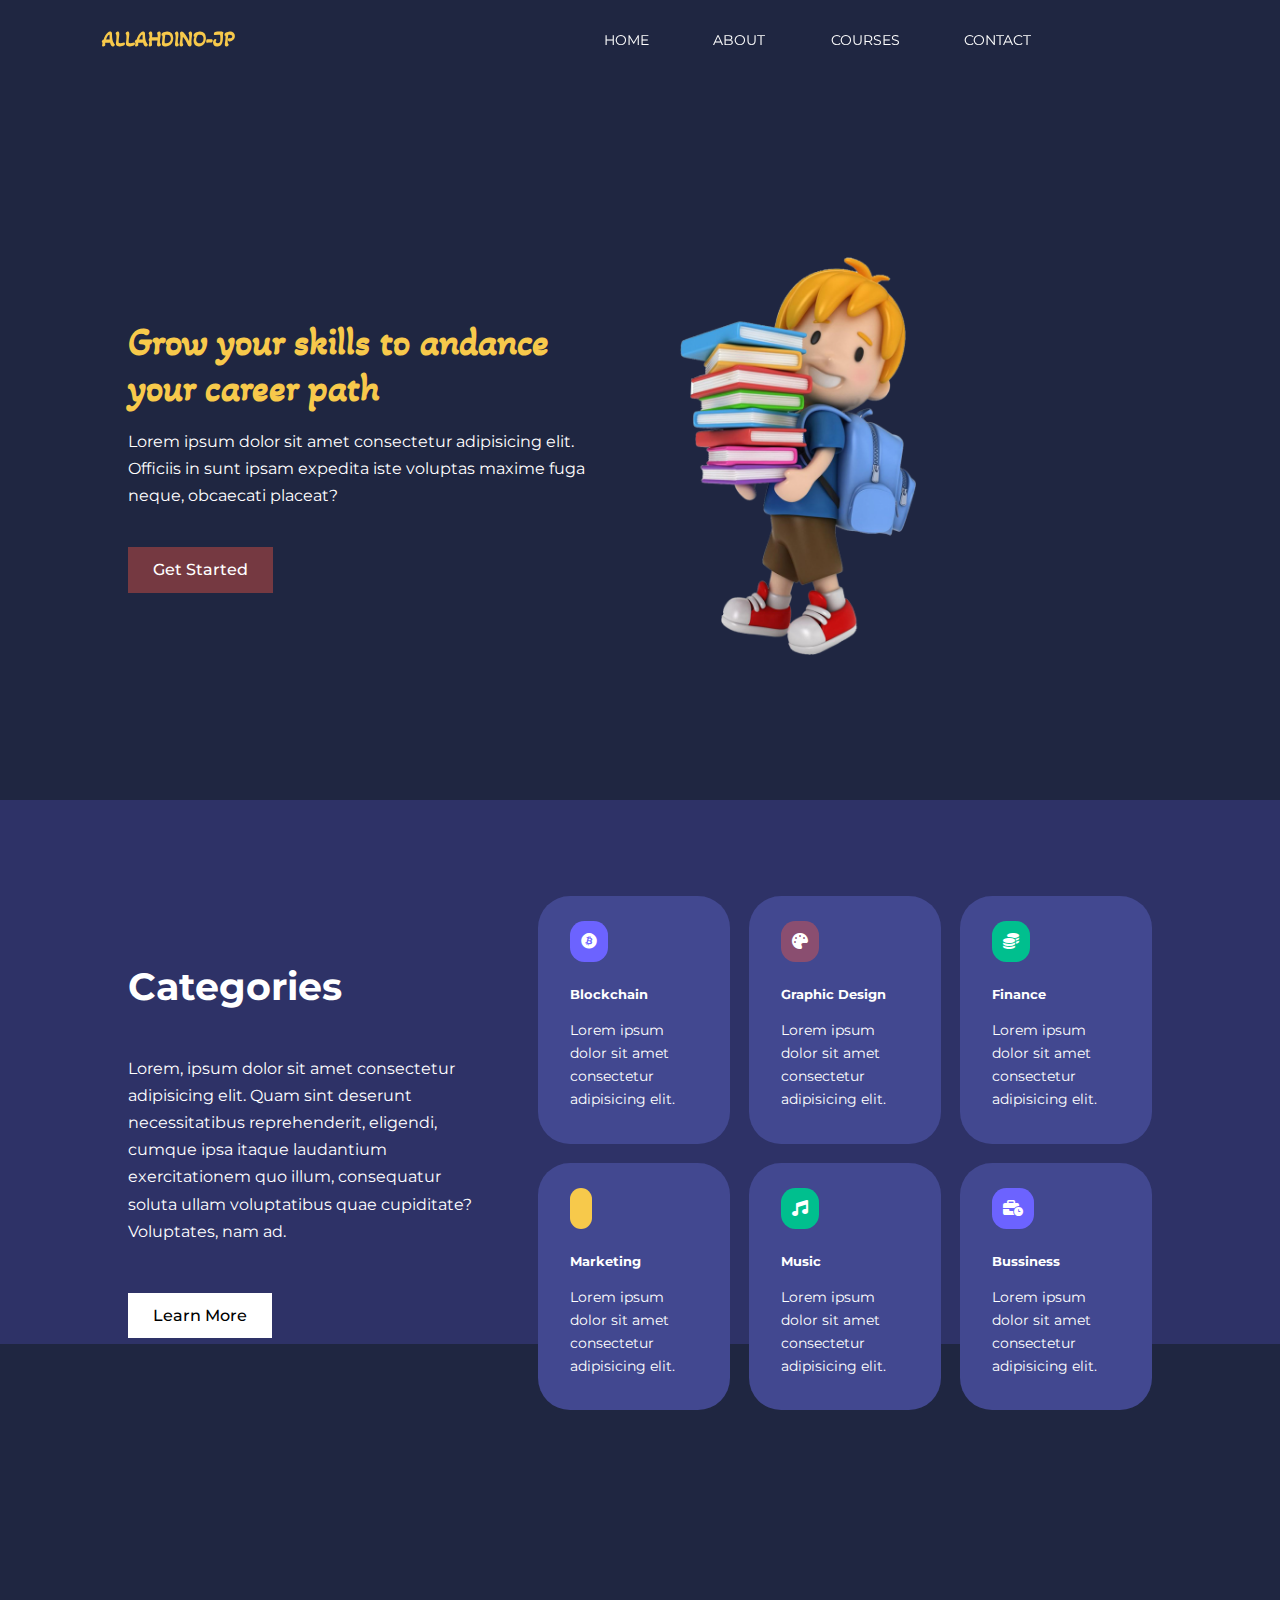
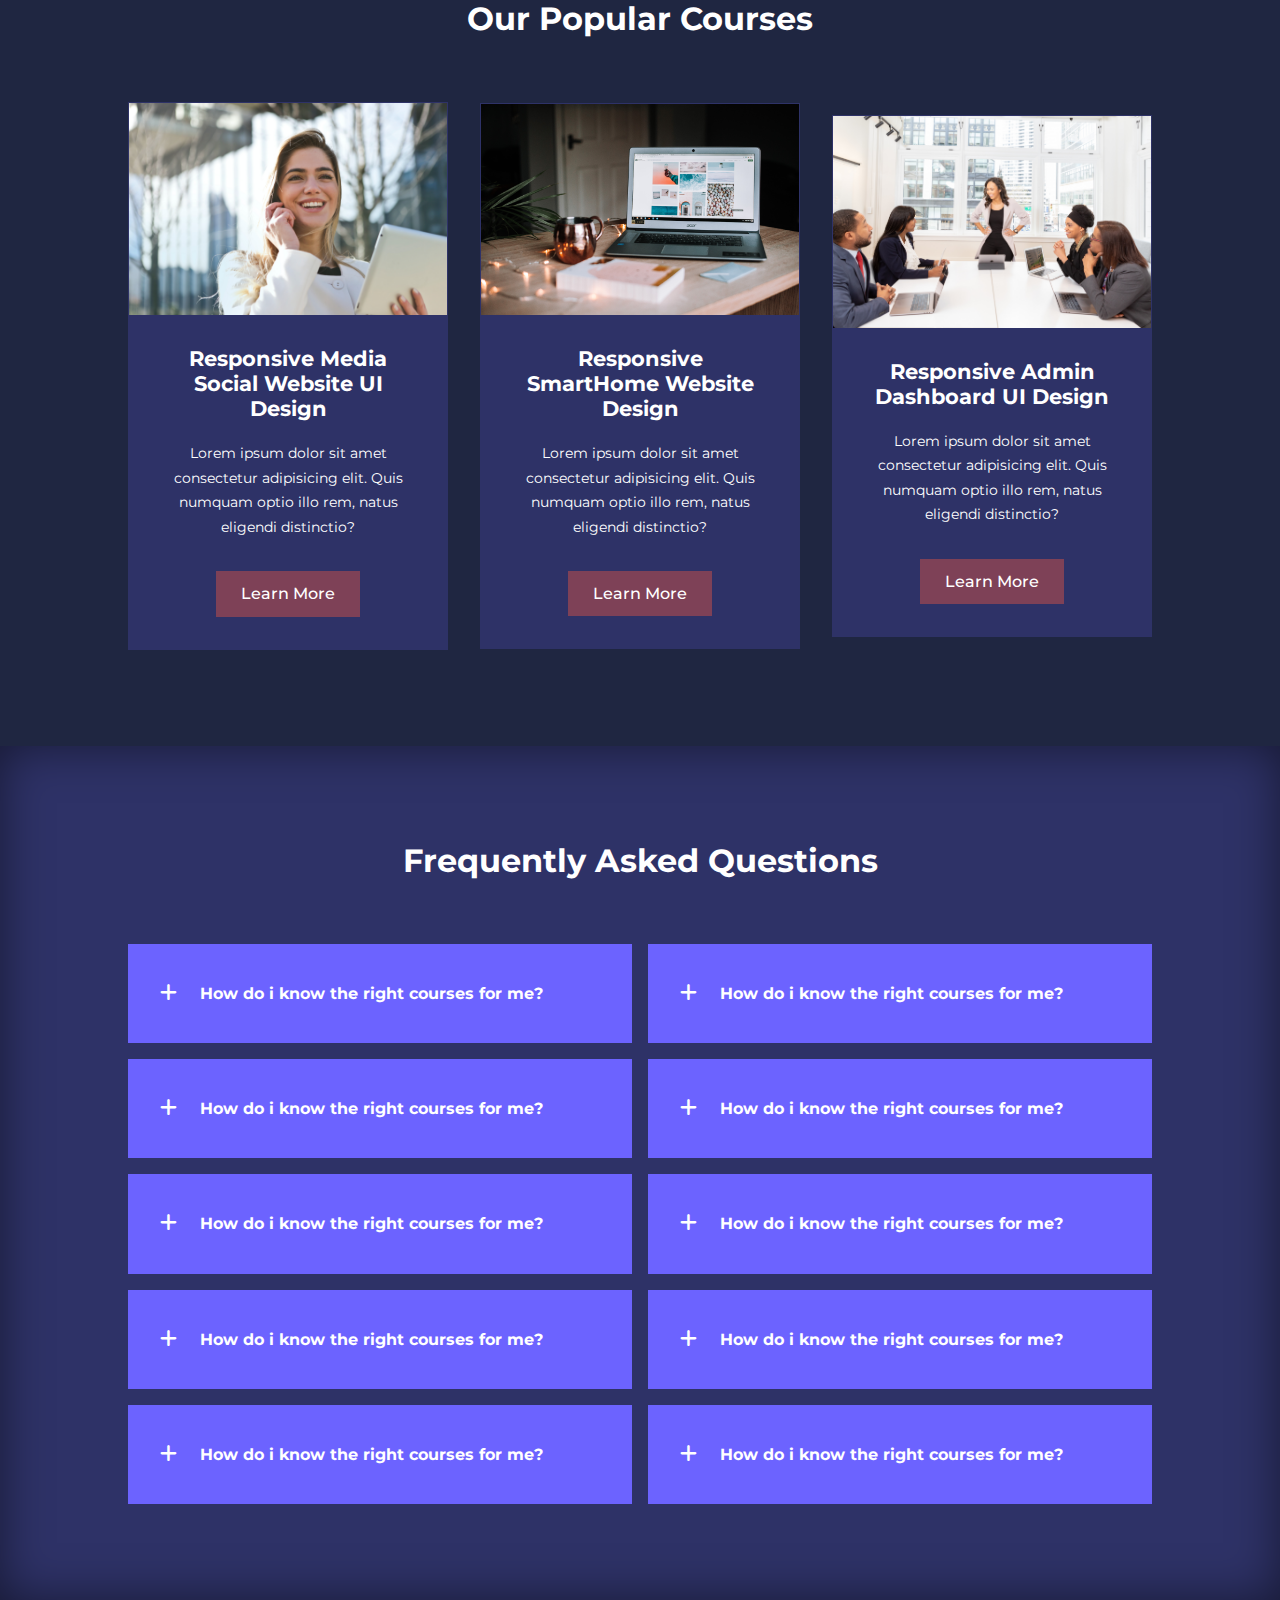
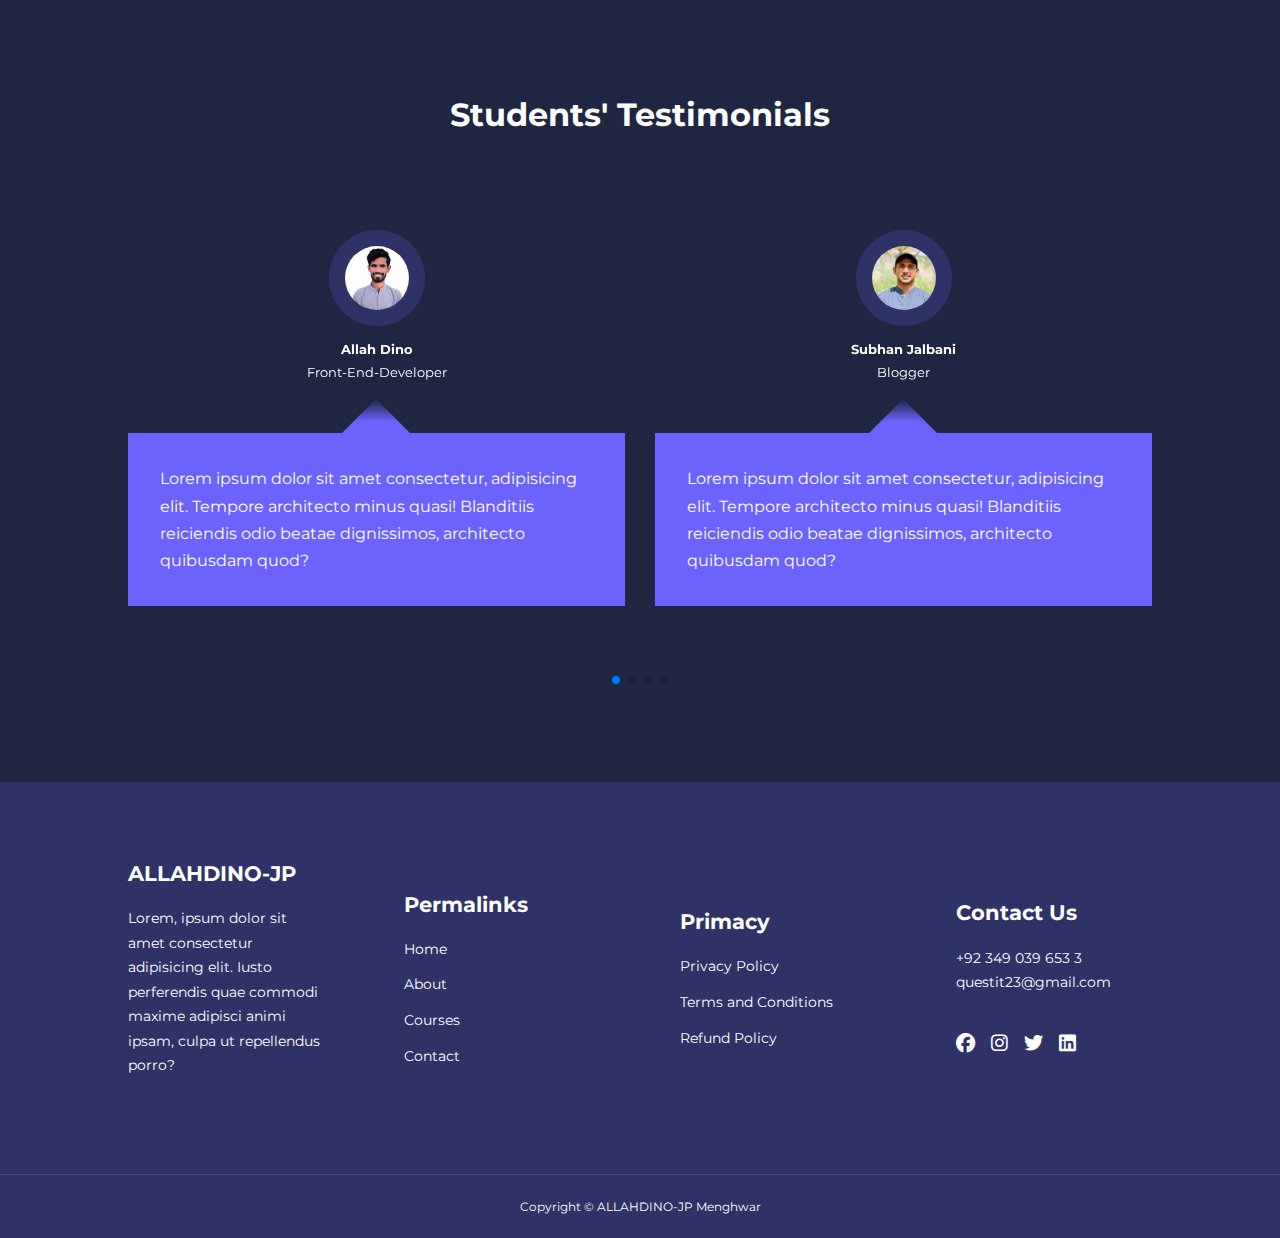
<file: index.html>
<!DOCTYPE html>
<html lang="en">
  <head>
    <meta charset="UTF-8" />
    <meta http-equiv="X-UA-Compatible" content="IE=edge" />
    <meta name="viewport" content="width=device-width, initial-scale=1.0" />
    <title>School website</title>
    <link rel="stylesheet" href="./Css/style.css" />
    <link
      href="https://fonts.googleapis.com/css2?family=Montserrat&display=swap"
      rel="stylesheet"
    />

    <link
      href="https://fonts.googleapis.com/css2?family=Akaya+Kanadaka&display=swap"
      rel="stylesheet"
    />
    <link
      rel="stylesheet"
      href="https://cdnjs.cloudflare.com/ajax/libs/font-awesome/6.2.1/css/all.min.css"
    />
    <!-- =====SWIPPER===== -->
    <link
      rel="stylesheet"
      href="https://cdn.jsdelivr.net/npm/swiper@8/swiper-bundle.min.css"
    />
  </head>
  <body>
    <nav class="container nav_container">
      <a href="index.html"><h4>ALLAHDINO-JP</h4></a>
      <ul class="nav_menu">
        <li><a href="index.html">HOME</a></li>
        <li><a href="about.html">ABOUT</a></li>
        <li><a href="courses.html">COURSES</a></li>
        <li><a href="contact.html">CONTACT</a></li>
      </ul>
      <button id="open-menu-btn"><i class="fa-solid fa-bars"></i></button>
      <button id="close-menu-btn"><i class="fa-solid fa-xmark"></i></button>
    </nav>

    <!-- =============== HEADER SECTION ====================== -->
    <header>
      <div class="container header_container">
        <div class="header_left">
          <h1>Grow your skills to andance your career path</h1>
          <p>
            Lorem ipsum dolor sit amet consectetur adipisicing elit. Officiis in
            sunt ipsam expedita iste voluptas maxime fuga neque, obcaecati
            placeat?
          </p>
          <a href="courses.html" class="btn btn-primary">Get Started</a>
        </div>
        <div class="header_right">
          <div class="header_right_img">
            <img src="imges/home.png" alt="" />
          </div>
        </div>
      </div>
    </header>
    <!-- =========END OF HAEDER ========= -->

    <section class="categories">
      <div class="container categories_container">
        <div class="categories_left">
          <h1>Categories</h1>
          <p>
            Lorem, ipsum dolor sit amet consectetur adipisicing elit. Quam sint
            deserunt necessitatibus reprehenderit, eligendi, cumque ipsa itaque
            laudantium exercitationem quo illum, consequatur soluta ullam
            voluptatibus quae cupiditate? Voluptates, nam ad.
          </p>
          <a href="#" class="btn">Learn More</a>
        </div>
        <div class="categories_right">
          <article class="category">
            <span class="category_icons"
              ><i class="fa-brands fa-bitcoin"></i
            ></span>
            <h5>Blockchain</h5>
            <p>Lorem ipsum dolor sit amet consectetur adipisicing elit.</p>
          </article>

          <article class="category">
            <span class="category_icons"
              ><i class="fa-solid fa-palette"></i
            ></span>
            <h5>Graphic Design</h5>
            <p>Lorem ipsum dolor sit amet consectetur adipisicing elit.</p>
          </article>

          <article class="category">
            <span class="category_icons"
              ><i class="fa-solid fa-coins"></i
            ></span>
            <h5>Finance</h5>
            <p>Lorem ipsum dolor sit amet consectetur adipisicing elit.</p>
          </article>

          <article class="category">
            <span class="category_icons"
            <i class="fa-solid fa-chart-simple"></i></span>
            <h5>Marketing</h5>
            <p>Lorem ipsum dolor sit amet consectetur adipisicing elit.</p>
          </article>

          <article class="category">
            <span class="category_icons"
              ><i class="fa-solid fa-music"></i
            ></span>
            <h5>Music</h5>
            <p>Lorem ipsum dolor sit amet consectetur adipisicing elit.</p>
          </article>

          <article class="category">
            <span class="category_icons"
              ><i class="fa-solid fa-business-time"></i
            ></span>
            <h5>Bussiness</h5>
            <p>Lorem ipsum dolor sit amet consectetur adipisicing elit.</p>
          </article>
        </div>
      </div>
    </section>

    <!-- ======================= END OF GATEGORIES ============================ -->

    <section class="courses">
      <h2>Our Popular Courses</h2>
      <div class="container courses_container">
        <article class="course">
          <div class="course_img">
            <img src="imges/cate2.jpg" />
          </div>
          <div class="course_info">
            <h4>Responsive Media Social Website UI Design</h4>
            <p>
              Lorem ipsum dolor sit amet consectetur adipisicing elit. Quis
              numquam optio illo rem, natus eligendi distinctio?
            </p>
            <a href="courses.html" class="btn btn-primary">Learn More</a>
          </div>
        </article>

        <article class="course">
          <div class="course_img">
            <img src="imges/gate1.jpg" />
          </div>
          <div class="course_info">
            <h4>Responsive SmartHome Website Design</h4>
            <p>
              Lorem ipsum dolor sit amet consectetur adipisicing elit. Quis
              numquam optio illo rem, natus eligendi distinctio?
            </p>
            <a href="courses.html" class="btn btn-primary">Learn More</a>
          </div>
        </article>

        <article class="course">
          <div class="course_img">
            <img src="imges/cate3.jpg" />
          </div>
          <div class="course_info">
            <h4>Responsive Admin Dashboard UI Design</h4>
            <p>
              Lorem ipsum dolor sit amet consectetur adipisicing elit. Quis
              numquam optio illo rem, natus eligendi distinctio?
            </p>
            <a href="courses.html" class="btn btn-primary">Learn More</a>
          </div>
        </article>
      </div>
    </section>

    <!-- ======================= END OF COURSES ============================ -->

    <section class="faqs">
      <h2>Frequently Asked Questions</h2>
      <div class="container faqs_container">
        <article class="faq">
          <div class="faq_icon"><i class="fa-solid fa-plus"></i></div>
          <div class="question_answer">
            <h4>How do i know the right courses for me?</h4>
            <p>
              Lorem ipsum dolor sit amet consectetur adipisicing elit. Nisi at,
              voluptatem id quo ex veniam maiores praesentium nostrum? Incidunt
              earum quo nesciunt tempore nemo tenetur facere cumque dolores
              labore quaerat!
            </p>
          </div>
        </article>

        <article class="faq">
          <div class="faq_icon"><i class="fa-solid fa-plus"></i></div>
          <div class="question_answer">
            <h4>How do i know the right courses for me?</h4>
            <p>
              Lorem ipsum dolor sit amet consectetur adipisicing elit. Nisi at,
              voluptatem id quo ex veniam maiores praesentium nostrum? Incidunt
              earum quo nesciunt tempore nemo tenetur facere cumque dolores
              labore quaerat!
            </p>
          </div>
        </article>

        <article class="faq">
          <div class="faq_icon"><i class="fa-solid fa-plus"></i></div>
          <div class="question_answer">
            <h4>How do i know the right courses for me?</h4>
            <p>
              Lorem ipsum dolor sit amet consectetur adipisicing elit. Nisi at,
              voluptatem id quo ex veniam maiores praesentium nostrum? Incidunt
              earum quo nesciunt tempore nemo tenetur facere cumque dolores
              labore quaerat!
            </p>
          </div>
        </article>

        <article class="faq">
          <div class="faq_icon"><i class="fa-solid fa-plus"></i></div>
          <div class="question_answer">
            <h4>How do i know the right courses for me?</h4>
            <p>
              Lorem ipsum dolor sit amet consectetur adipisicing elit. Nisi at,
              voluptatem id quo ex veniam maiores praesentium nostrum? Incidunt
              earum quo nesciunt tempore nemo tenetur facere cumque dolores
              labore quaerat!
            </p>
          </div>
        </article>

        <article class="faq">
          <div class="faq_icon"><i class="fa-solid fa-plus"></i></div>
          <div class="question_answer">
            <h4>How do i know the right courses for me?</h4>
            <p>
              Lorem ipsum dolor sit amet consectetur adipisicing elit. Nisi at,
              voluptatem id quo ex veniam maiores praesentium nostrum? Incidunt
              earum quo nesciunt tempore nemo tenetur facere cumque dolores
              labore quaerat!
            </p>
          </div>
        </article>

        <article class="faq">
          <div class="faq_icon"><i class="fa-solid fa-plus"></i></div>
          <div class="question_answer">
            <h4>How do i know the right courses for me?</h4>
            <p>
              Lorem ipsum dolor sit amet consectetur adipisicing elit. Nisi at,
              voluptatem id quo ex veniam maiores praesentium nostrum? Incidunt
              earum quo nesciunt tempore nemo tenetur facere cumque dolores
              labore quaerat!
            </p>
          </div>
        </article>

        <article class="faq">
          <div class="faq_icon"><i class="fa-solid fa-plus"></i></div>
          <div class="question_answer">
            <h4>How do i know the right courses for me?</h4>
            <p>
              Lorem ipsum dolor sit amet consectetur adipisicing elit. Nisi at,
              voluptatem id quo ex veniam maiores praesentium nostrum? Incidunt
              earum quo nesciunt tempore nemo tenetur facere cumque dolores
              labore quaerat!
            </p>
          </div>
        </article>

        <article class="faq">
          <div class="faq_icon"><i class="fa-solid fa-plus"></i></div>
          <div class="question_answer">
            <h4>How do i know the right courses for me?</h4>
            <p>
              Lorem ipsum dolor sit amet consectetur adipisicing elit. Nisi at,
              voluptatem id quo ex veniam maiores praesentium nostrum? Incidunt
              earum quo nesciunt tempore nemo tenetur facere cumque dolores
              labore quaerat!
            </p>
          </div>
        </article>

        <article class="faq">
          <div class="faq_icon"><i class="fa-solid fa-plus"></i></div>
          <div class="question_answer">
            <h4>How do i know the right courses for me?</h4>
            <p>
              Lorem ipsum dolor sit amet consectetur adipisicing elit. Nisi at,
              voluptatem id quo ex veniam maiores praesentium nostrum? Incidunt
              earum quo nesciunt tempore nemo tenetur facere cumque dolores
              labore quaerat!
            </p>
          </div>
        </article>

        <article class="faq">
          <div class="faq_icon"><i class="fa-solid fa-plus"></i></div>
          <div class="question_answer">
            <h4>How do i know the right courses for me?</h4>
            <p>
              Lorem ipsum dolor sit amet consectetur adipisicing elit. Nisi at,
              voluptatem id quo ex veniam maiores praesentium nostrum? Incidunt
              earum quo nesciunt tempore nemo tenetur facere cumque dolores
              labore quaerat!
            </p>
          </div>
        </article>
      </div>
    </section>
    <!-- ======================= END OF QUESTION&ANSWER ============================ -->
    <section class="container testimonials_container mySwiper">
      <h2>Students' Testimonials</h2>
      <div class="swiper-wrapper">
        <article class="testimonial swiper-slide">
          <div class="avatar">
            <img src="imges/bg-1.png" alt="" />
          </div>
          <div class="testimonial_info">
            <h5>Allah Dino</h5>
            <small>Front-End-Developer</small>
          </div>
          <div class="testimonial_body">
            <p>
              Lorem ipsum dolor sit amet consectetur, adipisicing elit. Tempore
              architecto minus quasi! Blanditiis reiciendis odio beatae
              dignissimos, architecto quibusdam quod?
            </p>
          </div>
        </article>

        <article class="testimonial swiper-slide">
          <div class="avatar">
            <img src="imges/bg-4.jpeg" alt="" />
          </div>
          <div class="testimonial_info">
            <h5>Subhan Jalbani</h5>
            <small>Blogger</small>
          </div>
          <div class="testimonial_body">
            <p>
              Lorem ipsum dolor sit amet consectetur, adipisicing elit. Tempore
              architecto minus quasi! Blanditiis reiciendis odio beatae
              dignissimos, architecto quibusdam quod?
            </p>
          </div>
        </article>

        <article class="testimonial swiper-slide">
          <div class="avatar">
            <img src="imges/bg-5.jpg" alt="" />
          </div>
          <div class="testimonial_info">
            <h5>Abdul Rehman</h5>
            <small>Back-End-Developer</small>
          </div>
          <div class="testimonial_body">
            <p>
              Lorem ipsum dolor sit amet consectetur, adipisicing elit. Tempore
              architecto minus quasi! Blanditiis reiciendis odio beatae
              dignissimos, architecto quibusdam quod?
            </p>
          </div>
        </article>

        <article class="testimonial swiper-slide">
          <div class="avatar">
            <img src="imges/bg-3.jpeg" alt="" />
          </div>
          <div class="testimonial_info">
            <h5>Abdul Waqar</h5>
            <small>Web Design</small>
          </div>
          <div class="testimonial_body">
            <p>
              Lorem ipsum dolor sit amet consectetur, adipisicing elit. Tempore
              architecto minus quasi! Blanditiis reiciendis odio beatae
              dignissimos, architecto quibusdam quod?
            </p>
          </div>
        </article>

        <article class="testimonial swiper-slide">
          <div class="avatar">
            <img src="imges/bg-2.jpeg" alt="" />
          </div>
          <div class="testimonial_info">
            <h5>Sarfraz Ali</h5>
            <small>Software Developer</small>
          </div>
          <div class="testimonial_body">
            <p>
              Lorem ipsum dolor sit amet consectetur, adipisicing elit. Tempore
              architecto minus quasi! Blanditiis reiciendis odio beatae
              dignissimos, architecto quibusdam quod?
            </p>
          </div>
        </article>
      </div>
      <div class="swiper-pagination"></div>
    </section>
    <!-- ======================= END OF TESTIMONAILS ============================ -->

    <footer class="footer">
      <div class="container footer_container">
        <div class="footer_1">
          <a href="index.html" class="footer_logo"><h4>ALLAHDINO-JP</h4></a>
          <p>
            Lorem, ipsum dolor sit amet consectetur adipisicing elit. Iusto
            perferendis quae commodi maxime adipisci animi ipsam, culpa ut
            repellendus porro?
          </p>
        </div>

        <div class="footer_2">
          <h4>Permalinks</h4>
          <ul class="permalinks">
            <li><a href="index.html">Home</a></li>
            <li><a href="about.html">About</a></li>
            <li><a href="courses.html">Courses</a></li>
            <li><a href="contact.html">Contact</a></li>
          </ul>
        </div>

        <div class="footer_3">
          <h4>Primacy</h4>
          <ul class="privacy">
            <li><a href="#">Privacy Policy</a></li>
            <li><a href="#">Terms and Conditions</a></li>
            <li><a href="#">Refund Policy</a></li>
          </ul>
        </div>

        <div class="footer_4">
          <h4>Contact Us</h4>
          <div>
            <p>+92 349 039 653 3</p>
            <p>questit23@gmail.com</p>
          </div>
          <ul class="footer_socail">
            <li><a href="#"><i class="fa-brands fa-facebook"></i></a></li>
            <li><a href="#"><i class="fa-brands fa-instagram"></i></a></li>
            <li><a href="#"><i class="fa-brands fa-twitter"></i></a></li>
            <li><a href="#"></a><i class="fa-brands fa-linkedin"></i></li>
          </ul>
        </div>

       
      </div>
      <div class="footer_copyright">
        <small>Copyright &copy; ALLAHDINO-JP Menghwar</small>
     </div>
    </footer>

    <script src="https://cdn.jsdelivr.net/npm/swiper@8/swiper-bundle.min.js"></script>
    <script src="script.js"></script>
    <script>
      var swiper = new Swiper(".mySwiper", {
        slidesPerView: 1,
        spaceBetween: 30,
        pagination: {
          el: ".swiper-pagination",
          clickable: true,
        },
        // when window width is 600
        breakpoints: {
          600: {
            slidesPerView: 2,
          },
        },
      });
    </script>
  </body>
</html>
</file>
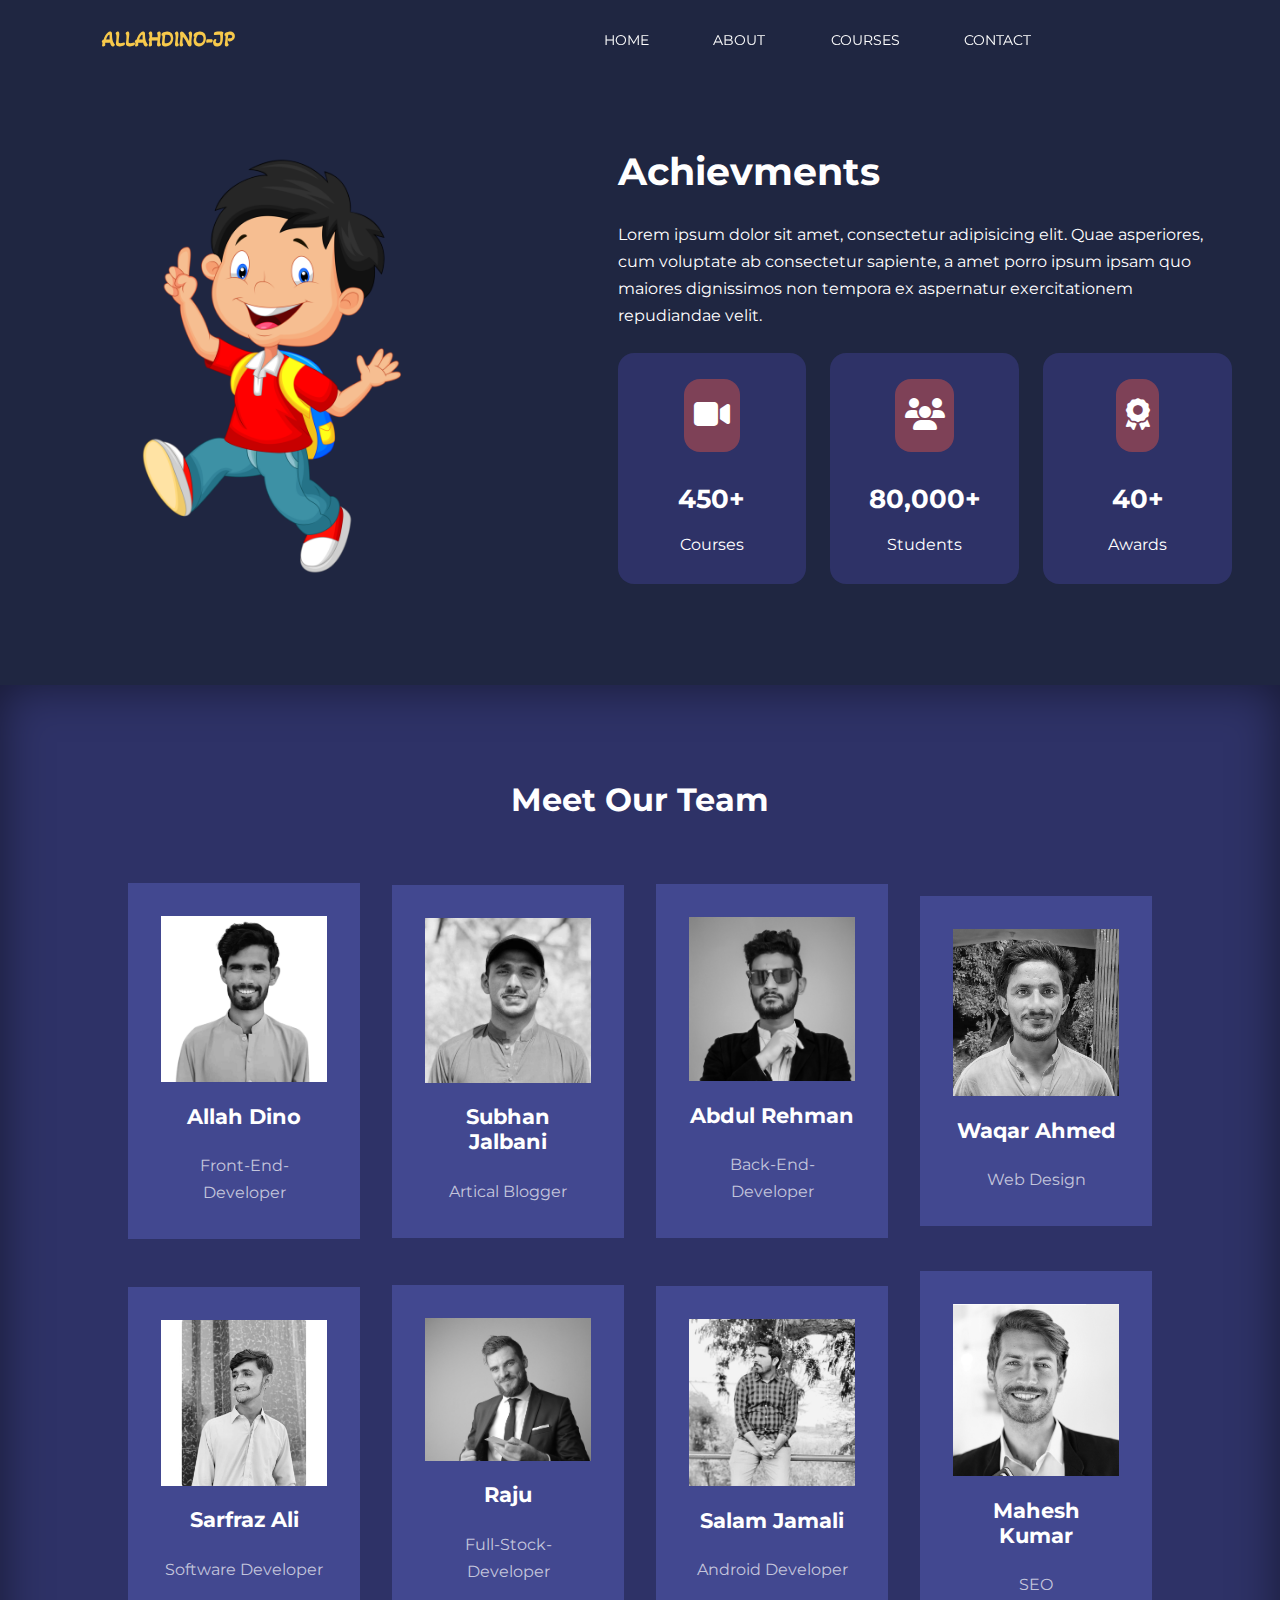
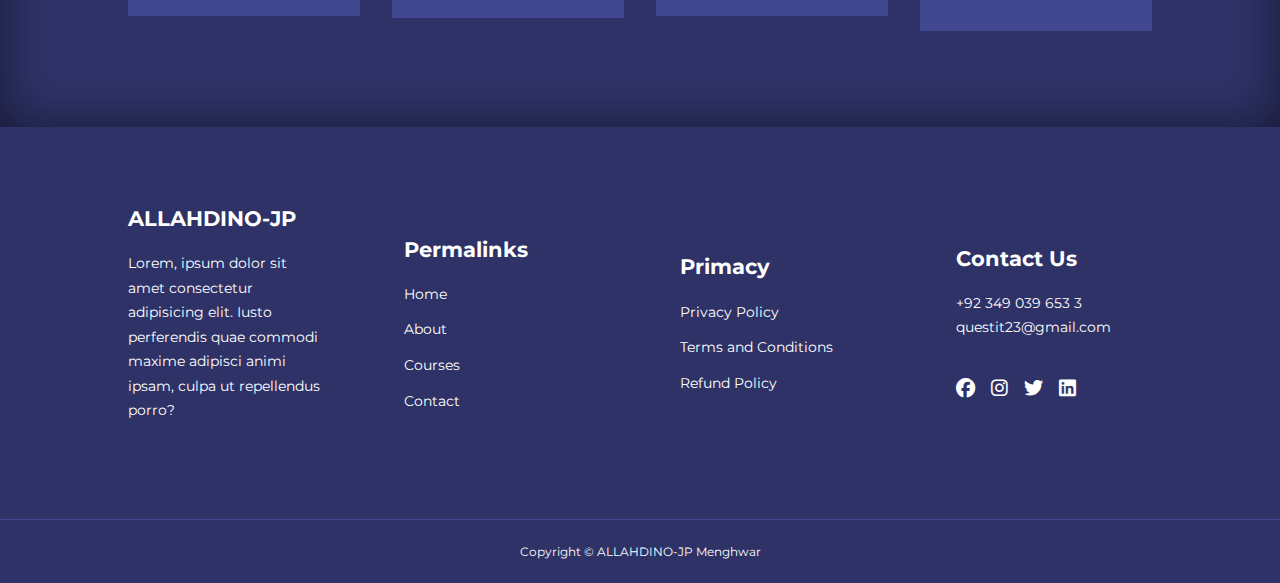
<file: about.html>
<!DOCTYPE html>
<html lang="en">
  <head>
    <meta charset="UTF-8" />
    <meta http-equiv="X-UA-Compatible" content="IE=edge" />
    <meta name="viewport" content="width=device-width, initial-scale=1.0" />
    <title>School website</title>
    <link rel="stylesheet" href="./Css/style.css" />
    <link rel="stylesheet" href="./Css/about.css">
    <link
      href="https://fonts.googleapis.com/css2?family=Montserrat&display=swap"
      rel="stylesheet"
    />

    <link
      href="https://fonts.googleapis.com/css2?family=Akaya+Kanadaka&display=swap"
      rel="stylesheet"
    />
    <link
      rel="stylesheet"
      href="https://cdnjs.cloudflare.com/ajax/libs/font-awesome/6.2.1/css/all.min.css"
    />
  </head>
  <body>
    <nav class="container nav_container">
      <a href="index.html"><h4>ALLAHDINO-JP</h4></a>
      <ul class="nav_menu">
        <li><a href="index.html">HOME</a></li>
        <li><a href="about.html">ABOUT</a></li>
        <li><a href="courses.html">COURSES</a></li>
        <li><a href="contact.html">CONTACT</a></li>
      </ul>
      <button id="open-menu-btn"><i class="fa-solid fa-bars"></i></button>
      <button id="close-menu-btn"><i class="fa-solid fa-xmark"></i></button>
    </nav>
    <!-- ==========NAVBAR END ======== -->
    <section class="about_achievments">
      <div class="container about_achievments_container">
        <div class="about-achievment_left">
          <img src="imges/about.png" alt="" />
        </div>
        <div class="about-achievment_right">
          <h1>Achievments</h1>
          <p>
            Lorem ipsum dolor sit amet, consectetur adipisicing elit. Quae
            asperiores, cum voluptate ab consectetur sapiente, a amet porro
            ipsum ipsam quo maiores dignissimos non tempora ex aspernatur
            exercitationem repudiandae velit.
          </p>
          <div class="achievment_cards">
            <article class="achievment_card">
                <span class="achievment_icon">
                    <i class="fa-solid fa-video"></i>
                </span>
                <h3>450+</h3>
                <p>Courses</p>
            </article>

            <article class="achievment_card">
                <span class="achievment_icon">
                    <i class="fa-solid fa-users"></i>
                </span>
                <h3>80,000+</h3>
                <p>Students</p>
            </article>

            <article class="achievment_card">
                <span class="achievment_icon">
                    <i class="fa-solid fa-award"></i>
                </span>
                <h3>40+</h3>
                <p>Awards</p>
            </article>
          </div>
        </div>
      </div>
    </section>
       <!-- ==========ACHIEVMENT END ======== -->
       <section class="team">
        <h2>Meet Our Team</h2>
        <div class="container team_container">
          <artcile class="team_member">
            <div class="team_member_image">
                    <img src="./imges/bg-1.png" alt="">
            </div>
            <div class="team_member_info">
              <h4>Allah Dino</h4>
              <p>Front-End-Developer</p>
            </div>
            <div class="team_member_social">
              <a href="#" target="_blank"><i class="fa-brands fa-instagram"></i></a>
              <a href="#" target="_blank"><i class="fa-brands fa-twitter"></i></a>
              <a href="#" target="_blank"><i class="fa-brands fa-linkedin"></i></a>
            </div>
          </artcile>

          <artcile class="team_member">
            <div class="team_member_image">
                    <img src="./imges/subhan.jpeg" alt="" >
            </div>
            <div class="team_member_info">
              <h4>Subhan Jalbani</h4>
              <p>Artical Blogger</p>
            </div>
            <div class="team_member_social">
              <a href="#" target="_blank"><i class="fa-brands fa-instagram"></i></a>
              <a href="#" target="_blank"><i class="fa-brands fa-twitter"></i></a>
              <a href="#" target="_blank"><i class="fa-brands fa-linkedin"></i></a>
            </div>
          </artcile>

          <artcile class="team_member">
            <div class="team_member_image">
                    <img src="./imges/abd.jpg" alt="">
            </div>
            <div class="team_member_info">
              <h4>Abdul Rehman</h4>
              <p>Back-End-Developer</p>
            </div>
            <div class="team_member_social">
              <a href="#" target="_blank"><i class="fa-brands fa-instagram"></i></a>
              <a href="#" target="_blank"><i class="fa-brands fa-twitter"></i></a>
              <a href="#" target="_blank"><i class="fa-brands fa-linkedin"></i></a>
            </div>
          </artcile>

          <artcile class="team_member">
            <div class="team_member_image">
                    <img src="./imges/waqar.jpeg" alt="">
            </div>
            <div class="team_member_info">
              <h4>Waqar Ahmed</h4>
              <p>Web Design</p>
            </div>
            <div class="team_member_social">
              <a href="#" target="_blank"><i class="fa-brands fa-instagram"></i></a>
              <a href="#" target="_blank"><i class="fa-brands fa-twitter"></i></a>
              <a href="#" target="_blank"><i class="fa-brands fa-linkedin"></i></a>
            </div>
          </artcile>
          <artcile class="team_member">
            <div class="team_member_image">
                    <img src="./imges/bg-2.jpeg" alt="">
            </div>
            <div class="team_member_info">
              <h4>Sarfraz Ali</h4>
              <p>Software Developer</p>
            </div>
            <div class="team_member_social">
              <a href="#" target="_blank"><i class="fa-brands fa-instagram"></i></a>
              <a href="#" target="_blank"><i class="fa-brands fa-twitter"></i></a>
              <a href="#" target="_blank"><i class="fa-brands fa-linkedin"></i></a>
            </div>
          </artcile>

          <artcile class="team_member">
            <div class="team_member_image">
                    <img src="./imges/bg-8.jpg" alt="">
            </div>
            <div class="team_member_info">
              <h4>Raju</h4>
              <p>Full-Stock-Developer</p>
            </div>
            <div class="team_member_social">
              <a href="#" target="_blank"><i class="fa-brands fa-instagram"></i></a>
              <a href="#" target="_blank"><i class="fa-brands fa-twitter"></i></a>
              <a href="#" target="_blank"><i class="fa-brands fa-linkedin"></i></a>
            </div>
          </artcile>

          <artcile class="team_member">
            <div class="team_member_image">
                    <img src="./imges/saleem.jpg" alt="">
            </div>
            <div class="team_member_info">
              <h4>Salam Jamali</h4>
              <p>Android Developer</p>
            </div>
            <div class="team_member_social">
              <a href="#" target="_blank"><i class="fa-brands fa-instagram"></i></a>
              <a href="#" target="_blank"><i class="fa-brands fa-twitter"></i></a>
              <a href="#" target="_blank"><i class="fa-brands fa-linkedin"></i></a>
            </div>
          </artcile>


          <artcile class="team_member">
            <div class="team_member_image">
                    <img src="./imges/mahesh.jpg" alt="">
            </div>
            <div class="team_member_info">
              <h4>Mahesh Kumar</h4>
              <p>SEO</p>
            </div>
            <div class="team_member_social">
              <a href="#" target="_blank"><i class="fa-brands fa-instagram"></i></a>
              <a href="#" target="_blank"><i class="fa-brands fa-twitter"></i></a>
              <a href="#" target="_blank"><i class="fa-brands fa-linkedin"></i></a>
            </div>
          </artcile>
        </div>
       </section>

    <!-- ==========START FOOTER ======== -->
    <footer class="footer">
      <div class="container footer_container">
        <div class="footer_1">
          <a href="index.html" class="footer_logo"><h4>ALLAHDINO-JP</h4></a>
          <p>
            Lorem, ipsum dolor sit amet consectetur adipisicing elit. Iusto
            perferendis quae commodi maxime adipisci animi ipsam, culpa ut
            repellendus porro?
          </p>
        </div>

        <div class="footer_2">
          <h4>Permalinks</h4>
          <ul class="permalinks">
            <li><a href="index.html">Home</a></li>
            <li><a href="about.html">About</a></li>
            <li><a href="courses.html">Courses</a></li>
            <li><a href="contact.html">Contact</a></li>
          </ul>
        </div>

        <div class="footer_3">
          <h4>Primacy</h4>
          <ul class="privacy">
            <li><a href="#">Privacy Policy</a></li>
            <li><a href="#">Terms and Conditions</a></li>
            <li><a href="#">Refund Policy</a></li>
          </ul>
        </div>

        <div class="footer_4">
          <h4>Contact Us</h4>
          <div>
            <p>+92 349 039 653 3</p>
            <p>questit23@gmail.com</p>
          </div>
          <ul class="footer_socail">
            <li>
              <a href="#"><i class="fa-brands fa-facebook"></i></a>
            </li>
            <li>
              <a href="#"><i class="fa-brands fa-instagram"></i></a>
            </li>
            <li>
              <a href="#"><i class="fa-brands fa-twitter"></i></a>
            </li>
            <li><a href="#"><i class="fa-brands fa-linkedin"></i></a></li>
          </ul>
        </div>
      </div>
      <div class="footer_copyright">
        <small>Copyright &copy; ALLAHDINO-JP Menghwar</small>
      </div>
    </footer>

    <script src="script.js"></script>
  </body>
</html>
</file>
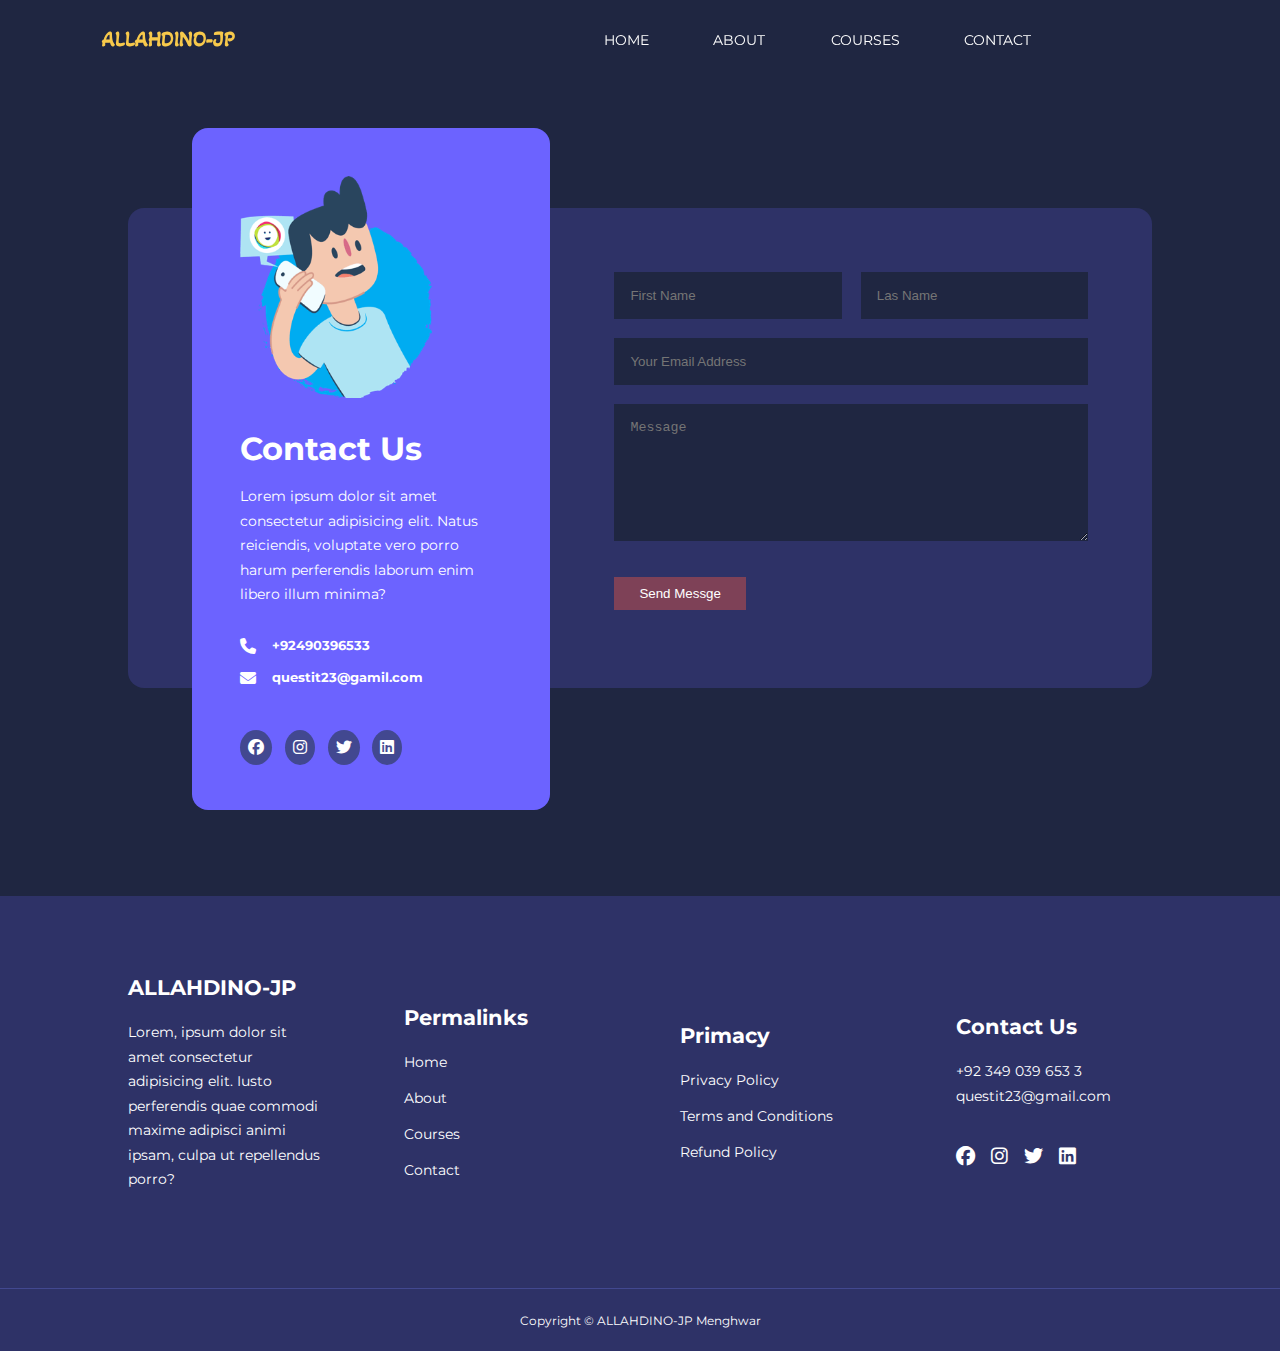
<file: contact.html>
<!DOCTYPE html>
<html lang="en">
  <head>
    <meta charset="UTF-8" />
    <meta http-equiv="X-UA-Compatible" content="IE=edge" />
    <meta name="viewport" content="width=device-width, initial-scale=1.0" />
    <title>School website</title>
    <link rel="stylesheet" href="./Css/style.css" />
    <link rel="stylesheet" href="./Css/about.css" />
    <link rel="stylesheet" href="./Css/contact.css">
    <link
      href="https://fonts.googleapis.com/css2?family=Montserrat&display=swap"
      rel="stylesheet"
    />

    <link
      href="https://fonts.googleapis.com/css2?family=Akaya+Kanadaka&display=swap"
      rel="stylesheet"
    />
    <link
      rel="stylesheet"
      href="https://cdnjs.cloudflare.com/ajax/libs/font-awesome/6.2.1/css/all.min.css"
    />
  </head>
  <body>
    <nav class="container nav_container">
      <a href="index.html"><h4>ALLAHDINO-JP</h4></a>
      <ul class="nav_menu">
        <li><a href="index.html">HOME</a></li>
        <li><a href="about.html">ABOUT</a></li>
        <li><a href="courses.html">COURSES</a></li>
        <li><a href="contact.html">CONTACT</a></li>
      </ul>
      <button id="open-menu-btn"><i class="fa-solid fa-bars"></i></button>
      <button id="close-menu-btn"><i class="fa-solid fa-xmark"></i></button>
    </nav>
    <!-- ==========NAVBAR END ======== -->

    <section class="contact">
      <div class="container contact_container">
        <aside class="contact_aside">
          <div class="aside_image">
            <img src="imges/contact.png" alt="" />
          </div>
          <h2>Contact Us</h2>
          <p>
            Lorem ipsum dolor sit amet consectetur adipisicing elit. Natus
            reiciendis, voluptate vero porro harum perferendis laborum enim
            libero illum minima?
          </p>
          <ul class="contact_Details">
            <li>
              <i class="fa-solid fa-phone"></i>
              <h5>+92490396533</h5>
            </li>

            <li>
              <i class="fa-solid fa-envelope"></i>
              <h5>questit23@gamil.com</h5>
            </li>
          </ul>
          <ul class="contact_socails">
            <li>
              <a href="#"><i class="fa-brands fa-facebook"></i></a>
            </li>
            <li>
              <a href="#"><i class="fa-brands fa-instagram"></i></a>
            </li>
            <li>
              <a href="#"><i class="fa-brands fa-twitter"></i></a>
            </li>
            <li>
              <a href="#"><i class="fa-brands fa-linkedin"></i></a>
            </li>
          </ul>
        </aside>


        <form action="https://formspree.io/f/xknagyyn" method="POST" class="contact_form">

            <div class="form_name">
                <input type="text" name="First Name" placeholder="First Name" required>
                <input type="text" name="Last Name" placeholder="Las Name" required>
            </div>
            <input type="email" name="Email Address" placeholder="Your Email Address" required>
            <textarea name="Message"  rows="7" required placeholder="Message"></textarea>
            <button type="submit" class="btn btn-primary">Send Messge</button>
        </form>
      </div>
    </section>

    <!-- ==========START FOOTER ======== -->
    <footer class="footer">
      <div class="container footer_container">
        <div class="footer_1">
          <a href="index.html" class="footer_logo"><h4>ALLAHDINO-JP</h4></a>
          <p>
            Lorem, ipsum dolor sit amet consectetur adipisicing elit. Iusto
            perferendis quae commodi maxime adipisci animi ipsam, culpa ut
            repellendus porro?
          </p>
        </div>

        <div class="footer_2">
          <h4>Permalinks</h4>
          <ul class="permalinks">
            <li><a href="index.html">Home</a></li>
            <li><a href="about.html">About</a></li>
            <li><a href="courses.html">Courses</a></li>
            <li><a href="contact.html">Contact</a></li>
          </ul>
        </div>

        <div class="footer_3">
          <h4>Primacy</h4>
          <ul class="privacy">
            <li><a href="#">Privacy Policy</a></li>
            <li><a href="#">Terms and Conditions</a></li>
            <li><a href="#">Refund Policy</a></li>
          </ul>
        </div>

        <div class="footer_4">
          <h4>Contact Us</h4>
          <div>
            <p>+92 349 039 653 3</p>
            <p>questit23@gmail.com</p>
          </div>
          <ul class="footer_socail">
            <li>
              <a href="#"><i class="fa-brands fa-facebook"></i></a>
            </li>
            <li>
              <a href="#"><i class="fa-brands fa-instagram"></i></a>
            </li>
            <li>
              <a href="#"><i class="fa-brands fa-twitter"></i></a>
            </li>
            <li>
              <a href="#"><i class="fa-brands fa-linkedin"></i></a>
            </li>
          </ul>
        </div>
      </div>
      <div class="footer_copyright">
        <small>Copyright &copy; ALLAHDINO-JP Menghwar</small>
      </div>
    </footer>

    <script src="script.js"></script>
  </body>
</html>
</file>
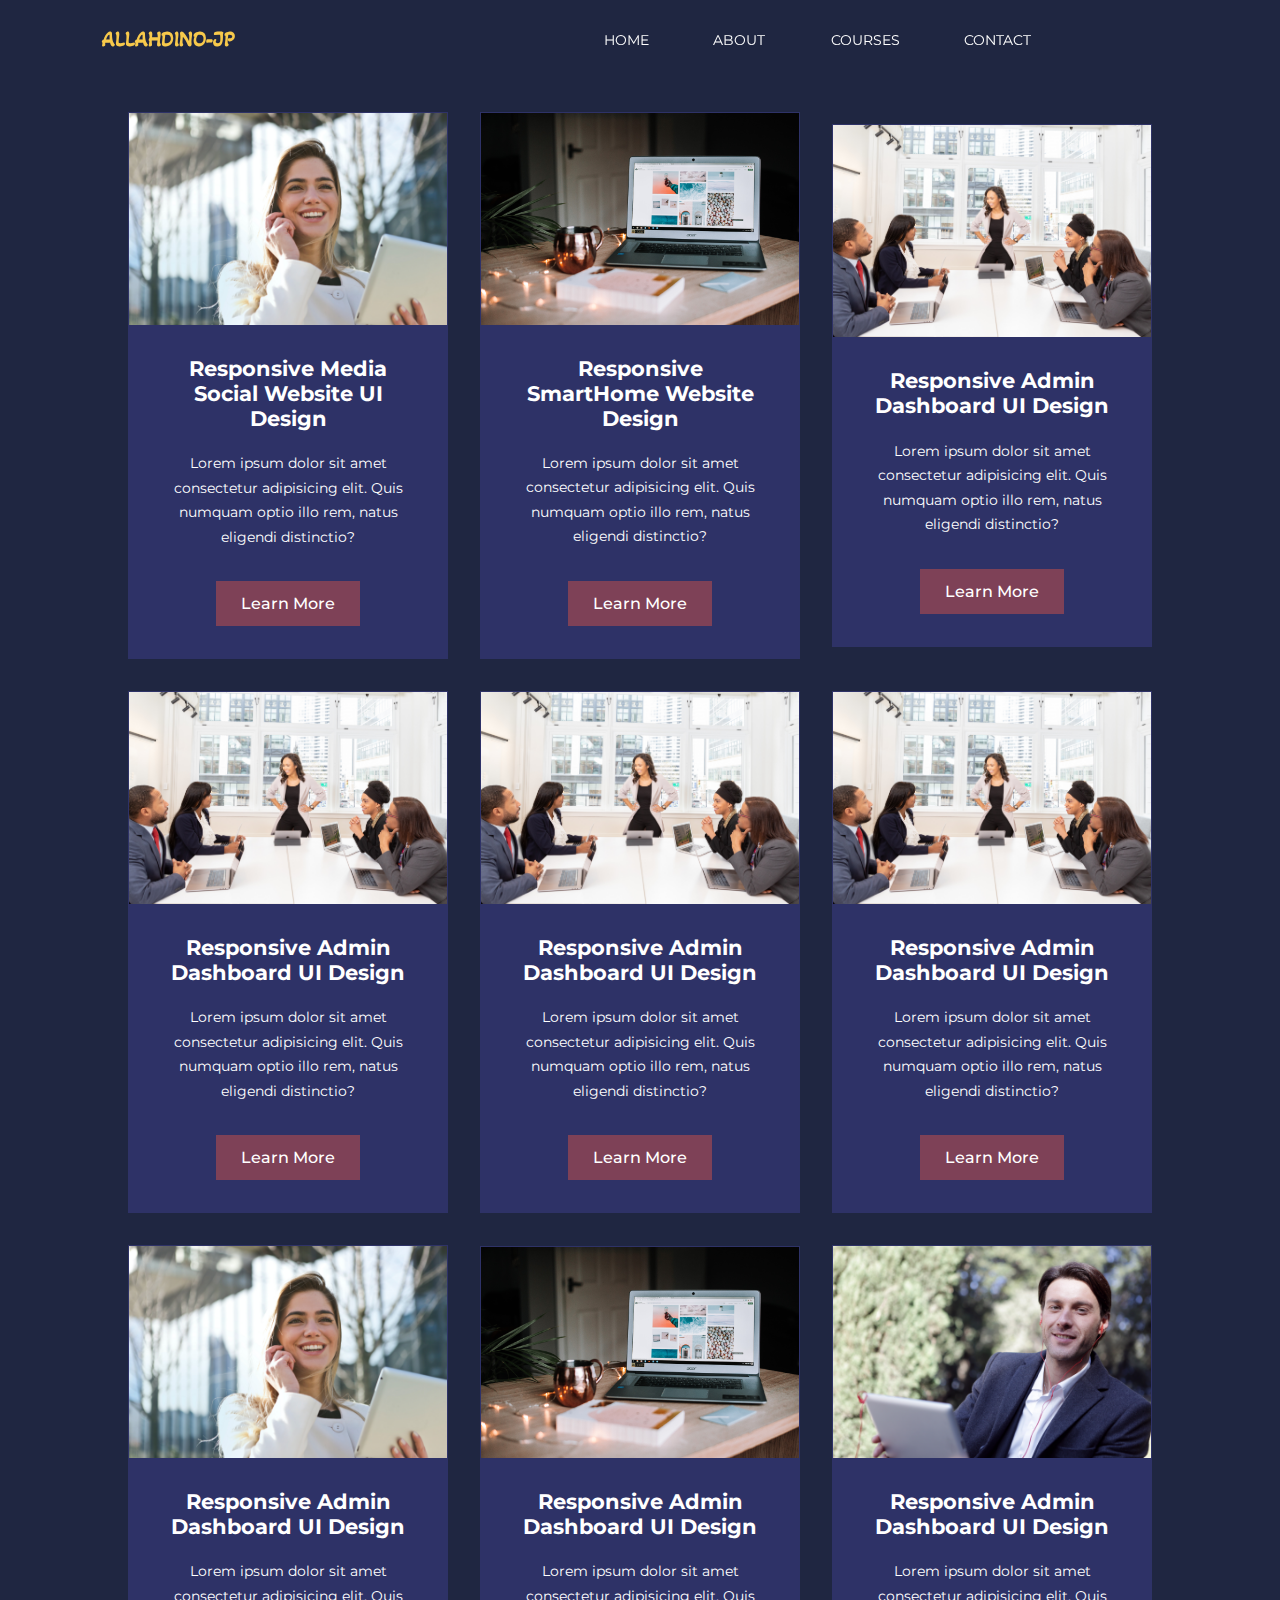
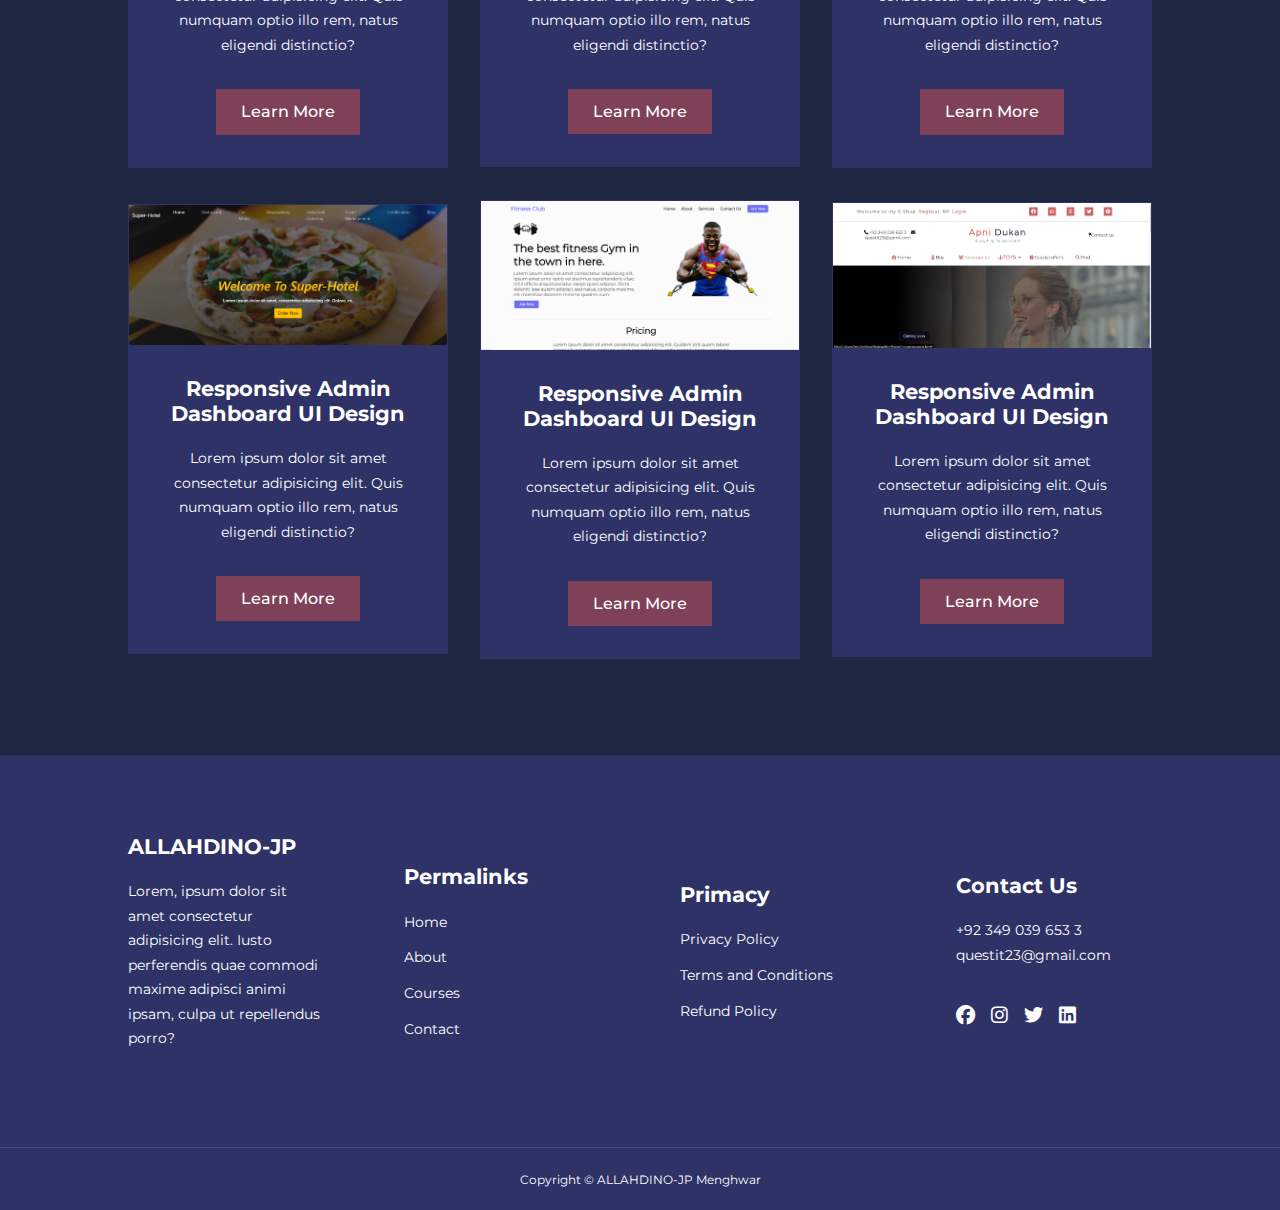
<file: courses.html>
<!DOCTYPE html>
<html lang="en">
  <head>
    <meta charset="UTF-8" />
    <meta http-equiv="X-UA-Compatible" content="IE=edge" />
    <meta name="viewport" content="width=device-width, initial-scale=1.0" />
    <title>School website</title>
    <link rel="stylesheet" href="./Css/style.css" />
    <link rel="stylesheet" href="./Css/about.css" />
    <link
      href="https://fonts.googleapis.com/css2?family=Montserrat&display=swap"
      rel="stylesheet"
    />

    <link
      href="https://fonts.googleapis.com/css2?family=Akaya+Kanadaka&display=swap"
      rel="stylesheet"
    />
    <link
      rel="stylesheet"
      href="https://cdnjs.cloudflare.com/ajax/libs/font-awesome/6.2.1/css/all.min.css"
    />
    <style>
        .courses{
            margin-top: 1rem;
        }
    </style>
  </head>
  <body>
    <nav class="container nav_container">
      <a href="index.html"><h4>ALLAHDINO-JP</h4></a>
      <ul class="nav_menu">
        <li><a href="index.html">HOME</a></li>
        <li><a href="about.html">ABOUT</a></li>
        <li><a href="courses.html">COURSES</a></li>
        <li><a href="contact.html">CONTACT</a></li>
      </ul>
      <button id="open-menu-btn"><i class="fa-solid fa-bars"></i></button>
      <button id="close-menu-btn"><i class="fa-solid fa-xmark"></i></button>
    </nav>
    <!-- ==========NAVBAR END ======== -->


    <section class="courses">

        <div class="container courses_container">
          <article class="course">
            <div class="course_img">
              <img src="imges/cate2.jpg" />
            </div>
            <div class="course_info">
              <h4>Responsive Media Social Website UI Design</h4>
              <p>
                Lorem ipsum dolor sit amet consectetur adipisicing elit. Quis
                numquam optio illo rem, natus eligendi distinctio?
              </p>
              <a href="courses.html" class="btn btn-primary">Learn More</a>
            </div>
          </article>
  
          <article class="course">
            <div class="course_img">
              <img src="imges/gate1.jpg" />
            </div>
            <div class="course_info">
              <h4>Responsive SmartHome Website Design</h4>
              <p>
                Lorem ipsum dolor sit amet consectetur adipisicing elit. Quis
                numquam optio illo rem, natus eligendi distinctio?
              </p>
              <a href="courses.html" class="btn btn-primary">Learn More</a>
            </div>
          </article>
  
          <article class="course">
            <div class="course_img">
              <img src="imges/cate3.jpg" />
            </div>
            <div class="course_info">
              <h4>Responsive Admin Dashboard UI Design</h4>
              <p>
                Lorem ipsum dolor sit amet consectetur adipisicing elit. Quis
                numquam optio illo rem, natus eligendi distinctio?
              </p>
              <a href="courses.html" class="btn btn-primary">Learn More</a>
            </div>
          </article>

          <article class="course">
            <div class="course_img">
              <img src="imges/cate3.jpg" />
            </div>
            <div class="course_info">
              <h4>Responsive Admin Dashboard UI Design</h4>
              <p>
                Lorem ipsum dolor sit amet consectetur adipisicing elit. Quis
                numquam optio illo rem, natus eligendi distinctio?
              </p>
              <a href="courses.html" class="btn btn-primary">Learn More</a>
            </div>
          </article>

          <article class="course">
            <div class="course_img">
              <img src="imges/cate3.jpg" />
            </div>
            <div class="course_info">
              <h4>Responsive Admin Dashboard UI Design</h4>
              <p>
                Lorem ipsum dolor sit amet consectetur adipisicing elit. Quis
                numquam optio illo rem, natus eligendi distinctio?
              </p>
              <a href="courses.html" class="btn btn-primary">Learn More</a>
            </div>
          </article>


          <article class="course">
            <div class="course_img">
              <img src="imges/cate3.jpg" />
            </div>
            <div class="course_info">
              <h4>Responsive Admin Dashboard UI Design</h4>
              <p>
                Lorem ipsum dolor sit amet consectetur adipisicing elit. Quis
                numquam optio illo rem, natus eligendi distinctio?
              </p>
              <a href="courses.html" class="btn btn-primary">Learn More</a>
            </div>
          </article>


          <article class="course">
            <div class="course_img">
              <img src="imges/cate2.jpg" />
            </div>
            <div class="course_info">
              <h4>Responsive Admin Dashboard UI Design</h4>
              <p>
                Lorem ipsum dolor sit amet consectetur adipisicing elit. Quis
                numquam optio illo rem, natus eligendi distinctio?
              </p>
              <a href="courses.html" class="btn btn-primary">Learn More</a>
            </div>
          </article>

          <article class="course">
            <div class="course_img">
              <img src="imges/gate1.jpg" />
            </div>
            <div class="course_info">
              <h4>Responsive Admin Dashboard UI Design</h4>
              <p>
                Lorem ipsum dolor sit amet consectetur adipisicing elit. Quis
                numquam optio illo rem, natus eligendi distinctio?
              </p>
              <a href="courses.html" class="btn btn-primary">Learn More</a>
            </div>
          </article>

          <article class="course">
            <div class="course_img">
              <img src="imges/bg_7.jpg" />
            </div>
            <div class="course_info">
              <h4>Responsive Admin Dashboard UI Design</h4>
              <p>
                Lorem ipsum dolor sit amet consectetur adipisicing elit. Quis
                numquam optio illo rem, natus eligendi distinctio?
              </p>
              <a href="courses.html" class="btn btn-primary">Learn More</a>
            </div>
          </article>

          <article class="course">
            <div class="course_img">
              <img src="imges/cor3.png" />
            </div>
            <div class="course_info">
              <h4>Responsive Admin Dashboard UI Design</h4>
              <p>
                Lorem ipsum dolor sit amet consectetur adipisicing elit. Quis
                numquam optio illo rem, natus eligendi distinctio?
              </p>
              <a href="courses.html" class="btn btn-primary">Learn More</a>
            </div>
          </article>

          <article class="course">
            <div class="course_img">
              <img src="imges/cor2.png" />
            </div>
            <div class="course_info">
              <h4>Responsive Admin Dashboard UI Design</h4>
              <p>
                Lorem ipsum dolor sit amet consectetur adipisicing elit. Quis
                numquam optio illo rem, natus eligendi distinctio?
              </p>
              <a href="courses.html" class="btn btn-primary">Learn More</a>
            </div>
          </article>

          <article class="course">
            <div class="course_img">
              <img src="imges/cor-1.png" />
            </div>
            <div class="course_info">
              <h4>Responsive Admin Dashboard UI Design</h4>
              <p>
                Lorem ipsum dolor sit amet consectetur adipisicing elit. Quis
                numquam optio illo rem, natus eligendi distinctio?
              </p>
              <a href="courses.html" class="btn btn-primary">Learn More</a>
            </div>
          </article>
        </div>
      </section>
  
      <!-- ======================= END OF COURSES ============================ -->
  





    <!-- ==========START FOOTER ======== -->
    <footer class="footer">
      <div class="container footer_container">
        <div class="footer_1">
          <a href="index.html" class="footer_logo"><h4>ALLAHDINO-JP</h4></a>
          <p>
            Lorem, ipsum dolor sit amet consectetur adipisicing elit. Iusto
            perferendis quae commodi maxime adipisci animi ipsam, culpa ut
            repellendus porro?
          </p>
        </div>

        <div class="footer_2">
          <h4>Permalinks</h4>
          <ul class="permalinks">
            <li><a href="index.html">Home</a></li>
            <li><a href="about.html">About</a></li>
            <li><a href="courses.html">Courses</a></li>
            <li><a href="contact.html">Contact</a></li>
          </ul>
        </div>

        <div class="footer_3">
          <h4>Primacy</h4>
          <ul class="privacy">
            <li><a href="#">Privacy Policy</a></li>
            <li><a href="#">Terms and Conditions</a></li>
            <li><a href="#">Refund Policy</a></li>
          </ul>
        </div>

        <div class="footer_4">
          <h4>Contact Us</h4>
          <div>
            <p>+92 349 039 653 3</p>
            <p>questit23@gmail.com</p>
          </div>
          <ul class="footer_socail">
            <li>
              <a href="#"><i class="fa-brands fa-facebook"></i></a>
            </li>
            <li>
              <a href="#"><i class="fa-brands fa-instagram"></i></a>
            </li>
            <li>
              <a href="#"><i class="fa-brands fa-twitter"></i></a>
            </li>
            <li>
              <a href="#"><i class="fa-brands fa-linkedin"></i></a>
            </li>
          </ul>
        </div>
      </div>
      <div class="footer_copyright">
        <small>Copyright &copy; ALLAHDINO-JP Menghwar</small>
      </div>
    </footer>

    <script src="script.js"></script>
  </body>
</html>
</file>
<file: Css/style.css>
*{
    margin: 0;
    padding: 0;
    border: 0;
    outline: 0;
    text-decoration: none;
    list-style: none;
    box-sizing: border-box;
}
:root{
    --color-primary:#6c63ff;
    --color-success:#00bf8e;
    --color-warning:#f7c94b;
    --color-danger-variant: rgba(247, 88, 66,0.4);
    --color-white:#fff;
    --color-light: rgba(255, 255, 255,0.7);
    --color-black:#000;
    --color-bg:#1f2641;
    --color-bg1:#2e3267;
    --color-bg2:#424890;


    --container-width-lg: 80%;
    --container-width-md: 90%;
    --container-width-sm: 94%;

    --transition: 400ms ease;
}
body{
    font-family: Montserrat, sans-serif;
    line-height: 1.7;
    color: var(--color-white);
    background-color: var(--color-bg);

}
.container{
    width: var(--container-width-lg);
    align-items: center;
   justify-content: space-between;
    margin: 0px auto;
}
section{
    padding: 6rem 0;
}
section h2{
    text-align: center;
    margin-bottom: 4rem;
}
h1,h2,h3,h4,h5{
    line-height: 1.2;
}
h1{
    font-size: 2.4rem;
}
h2{
    font-size: 2rem;
}
h3{
    font-size: 1.6rem;
}
h4{
    font-size: 1.3rem;
}
a{
    color: var(--color-white);
}
img{
    width: 100%;
    display: block;
    object-fit: cover;
}
.btn{
    
    display: inline-block;
    background-color: var(--color-white);
    color: var(--color-black);
    padding: 0.5rem 1.5rem;
    border: 1px solid transparent;
    font-weight: 500;
    transform: var(--transition);
}
.btn:hover{
    background: transparent;
    color: var(--color-white);
    border-color:var(--color-white) ;
}
.btn-primary{
    background-color: var(--color-danger-variant);
    color: var(--color-white);

}



/* ************************************NAVBAR************************************ */
nav  {
    background-color: transparent;
    width: 100%;
    height: 5rem;
    position: fixed;
    top: 0;
    z-index: 11;
}
/* change navbar on scroll using JavaScript */
.window-scroll{
 background-color: var(--color-primary);
 box-shadow: 0 1rem 2rem rgba(0,0,0,0.2);
 width: 100%;
 

}


.nav_container{
    /* height: 100%; */
    display: flex;
    justify-content: space-between;
    align-items: center;
}
.nav_container a{
    margin-left: 10%;
}
.nav_container a h4{
    font-family: 'Akaya Kanadaka', cursive;
    color: var(--color-warning);
}
nav button{
    display: none;
}
.nav_menu{
    display: flex;
    align-items: center;
    gap: 4rem;
}
.nav_menu a{
    font-size: 0.9rem;
    transition: all 400ms ease;
}
.nav_menu a:hover{
    color: var(--color-bg2);
}

/* **********************HEADER SECTION********************* */
header {
position: relative;
top: 6rem;
overflow: hidden;
height: 80vh;
margin-bottom: 5rem;
}
.header_container{
    display: grid;
    grid-template-columns: 1fr 1fr;
    align-items: center;
    gap: 5rem;
    height: 100%;
}
.header_left h1{
    font-family: 'Akaya Kanadaka', cursive;
    color: var(--color-warning);
}
.header_left p{
    margin: 1rem 0 2.4rem;
}
.header_right_img{
    width:50%;
    align-items: center;
}
.header_right_img img{
    width: 100%;
}

/* **********************CATEGORIES SECTION********************* */
.categories{
    background-color: var(--color-bg1);
    height: 34rem;
}
.categories h1{
    line-height: 1;
    margin-bottom: 3rem;
}
.categories_container{
    display: grid;
    grid-template-columns: 40% 60%;
    /* gap: 4rem; */
}
.categories_left{
    margin-right: 4rem;
}
.categories_left p{
    margin: 1rem 0 3rem;
}
.categories_right{
    display: grid;
    grid-template-columns: repeat(3, 1fr);
    gap: 1.2rem;
}
.category{
    background-color: var(--color-bg2);
    padding: 2rem;
    border-radius: 2rem;
    transition: var(--transition);
}
.category:hover{
    z-index: 1;
    box-shadow: 0 3rem 3rem rgba(0,0,0,0.3);
}
.category:nth-child(2) .category_icons{
    background-color: var(--color-danger-variant);
}
.category:nth-child(3) .category_icons{
    background-color: var(--color-success);
}
.category:nth-child(4) .category_icons{
    background-color: var(--color-warning);
}
.category:nth-child(5) .category_icons{
    background-color: var(--color-success);
}

.category_icons{
    background-color: var(--color-primary);
    padding: 0.7rem;
    border-radius: 0.9rem;
}
.category h5{
  margin: 2rem 0 1rem;
}
.category p{
    font-size: 0.85rem;
}

/* ****************END OF CATEGORIES******************** */
/* ****************START COURSES******************** */
.courses{
    margin-top: 10rem;
}
.courses_container{
    display: grid;
    grid-template-columns: repeat(3, 1fr);
    gap: 2rem;
}
.course{
    background-color: var(--color-bg1);
    text-align: center;
    border: 1px solid transparent;
    transition: var(--transition);
}
.course_info{
    padding: 2rem;
}
.course:hover{
   border: 1px solid var(--color-primary);
    background-color: transparent;

}
.course_info p{
    margin: 1.2rem 0 2rem;
    font-size: 0.9rem;
}
/* *******************************END OF FAQs ************************* */
.faqs{
    background-color: var(--color-bg1);
    box-shadow: inset 0 0 3rem rgba(0,0,0,0.5);
}
.faqs_container{
    display: grid;
    grid-template-columns: 1fr 1fr;
    gap: 1rem;
}
.faq{
    padding: 2rem;
    align-items: center;
    display: flex;
    gap: 1.4rem;
    height: fit-content;
    background-color: var(--color-primary);
    cursor: pointer;
}
.faq h4{
    font-size: 1rem;
    line-height: 2.2;
}
.faq_icon {
  align-self: flex-start;
  font-size: 1.2rem;
}
.faq p{
     margin-top: 0.8rem; 
     display: none;
}
.faq.open p{
    display: block;
}
/* *******************************END OF FAQs ************************* */
.testimonials_container{
    overflow-x: hidden;
    position: relative;
    margin-bottom: 5rem;
}
.testimonial{
    padding-top: 2rem;
}
.avatar{
    width: 6rem;
    height: 6rem;
    border-radius: 50%;
    overflow: hidden;
    margin: 0 auto 1rem;
    border: 1rem solid var(--color-bg1);
}
.testimonial_info{
    text-align: center;
}
.testimonial_body{
    background-color: var(--color-primary);
    margin-top: 3rem;
    padding: 2rem;
    position: relative;
}
.testimonial_body::before{
    content: '';
    display: block;
    background: linear-gradient(135deg, transparent, var(--color-primary), var(--color-primary),var(--color-primary));
    width: 3rem;
    height: 3rem;
    position: absolute;
    left: 45%;
    top: -1.5rem;
    transform: rotate(45deg);
}

/* *******************************END OF TESTIMONIALS ************************* */
footer{
    background-color: var(--color-bg1);
    padding-top: 5rem;
    font-size: 0.9rem;
}
.footer_container{
    display: grid;
    grid-template-columns: repeat(4, 1fr);
    gap: 5rem;
}
.footer_container > div h4{
    margin-bottom: 1.2rem;
}
.footer_1 p{
    margin: 0 0 2rem;
}
footer ul li{
    margin-bottom: 0.7rem;
}
footer ul li a:hover{
    text-decoration: underline;
}
.footer_socail{
  display: flex;
  gap: 1rem;
  font-size: 1.2rem;
  margin-top: 2rem;
}
.footer_copyright{
    text-align: center;
    margin-top: 4rem;
    padding: 1.2rem 0;
    border-top: 1px solid var(--color-bg2);
}


/* *******************************MEDIA QUERIES (TABLETS) ************************* */

@media only screen and (max-width: 1020px){
    .container{
        width: var(--container-width-md);
    }
    
    h1{
        font-size: 2.2rem;
    }
    h2{
       font-size: 1.7rem;
    }
    h3{
        font-size: 1.4rem;
    }
    h4{
        font-size: 1.2rem;
    }
    /* *******************NAVBAR***************** */
    nav button{
        display: inline-block;
        background: transparent;
        font-size: 1.8rem;
        color: var(--color-white);
        cursor: pointer;
    }
    nav button#close-menu-btn{
        display: none;
    }
    .nav_menu{
        position: fixed;
        top: 5rem;
        right: 5rem;
        height: fit-content;
        width: 18rem;
        flex-direction: column;
        gap: 0;
        display: none;
    }
    .nav_menu li{
        width: 100%;
        height: 5.8rem;
        animation: animateNavItems 400ms linear forwards;
        transform-origin: top right;
        opacity: 0;
        
    }
    .nav_menu li:nth-child(2){
        animation-delay: 200ms;
    }
    .nav_menu li:nth-child(3){
        animation-delay: 400ms;
    }
    .nav_menu li:nth-child(4){
        animation-delay: 600ms;
    }
    @keyframes animateNavItems {
        0%{
         transform: rotateZ(-90deg) rotateX(90deg) scale(0.1);
        }
        100%{
            transform: rotateZ(0deg) rotateX(0deg) scale(1);
            opacity: 1;
        }
    }
    .nav_menu li a{
        background-color: var(--color-primary);
        box-shadow: -4rem 6rem 10rem rgba(0,0,0,0.6);
        height: 100%;
        width: 100%;
        display: grid;
        place-items: center;
    }
    .nav_menu li a:hover{
        background-color: var(--color-bg2);
        color: var(--color-white);
    }
     /* *******************HEADER***************** */
     header{
        height: 62vh;
        margin-bottom: 4rem;
     }
     .header_container{
        gap: 0;
        padding-bottom: 3rem;
     }
     /* *******************CATEGORIES SECTION***************** */
     .categories{
        height: auto;
     }
     .categories_container{
        grid-template-columns: 1fr;
        gap: 3rem;
     }
     .categories_left{
        margin-right: 0;
     }

     /* *******************POPULAR COURSES SECTION***************** */
     .courses{
        margin-top: 0;
     }
     .courses_container{
        grid-template-columns: 1fr 1fr;
     }
     /* *******************FAQs SECTION***************** */
     .faqs_container{
        grid-template-columns: 1fr;
     }
     .faq{
        padding: 1.5rem;
     }

     /* *******************FOOTER SECTION***************** */
     .footer_container{
        grid-template-columns: 1fr 1fr;
     }
}

/* *******************MEDIA QUERIES (MOBILE)***************** */

@media only screen and (max-width:600px) {
    .container{
        width: var(--container-width-sm);
    }
    /* *******************NAV MENU***************** */
    .nav_menu{
        right: 3%;
    }
    /* *******************HEADER SECTION***************** */
    header{
        height: 120vh;
    }
    .header_container{
        grid-template-columns: 1fr;
        text-align: center;
        margin-top: 0rem;
    }
    .header_right_img{
        width:50%;
    }
    .header_right_img img{
        width: 100%;
        justify-content: center;
        align-items: center;
        text-align: center;
        margin-left: 60%;
    }
    .header_left p{
        margin-bottom: 1.3rem;
    }
     /* *******************HEADER SECTION***************** */
     .categories_right{
        grid-template-columns: 1fr 1fr;
        gap: 0.7rem;
     }
     .category{
        padding: 1rem;
        border-radius: 1rem;
     }
     .category_icons{
        display: inline;
        margin-top: 4px;
     }
       /* *******************COURSES SECTION***************** */
       .courses_container{
        grid-template-columns: 1fr;
       }

       /* *******************COURSES SECTION***************** */
       .testimonial_body{
        padding:1.2rem;
       }

       /* *******************FOOTER SECTION***************** */
       .footer_container{
        grid-template-columns: 1fr;
        text-align: center;
        gap: 2rem;
       }
       .footer_1 p{
        margin: 1rem auto;
       }
       .footer_socail{
        justify-content: center;
       }
}
</file>
<file: Css/about.css>
.about_achievments{
    margin-top: 3rem;
}
.about_achievments_container{
    display: grid;
    grid-template-columns: 40% 60%;
   gap: 5rem;

}
.about-achievment_left{
    width: 70%;
    align-items: center;
}
.about-achievment_right > p{
    margin: 1.6rem 0 1.5rem;
}
.achievment_cards{
    display: grid;
    grid-template-columns: repeat(3, 1fr);
    gap: 1.5rem;
}
.achievment_card{
    background-color: var(--color-bg1);
    padding: 1.6rem;
    border-radius: 1rem;
    text-align: center;
    transition: var(--transition);
}
.achievment_card:hover{
    background-color: var(--color-bg2);
    box-shadow: 0 3rem 3rem rgba(0,0,0,0.3);
}
.achievment_icon{
    background-color: var(--color-danger-variant);
    padding: 0.6rem;
    border-radius: 1rem;
    display: inline-block;
    margin-bottom: 2rem;
    font-size: 2rem;
}
.achievment_icon:nth-child(2) 
.achievment_icon  {
    background-color: var(--color-success);
}
.achievment_icon:nth-child(3)
 .achievment_icon{
    background-color: var(--color-primary);
}
.achievment_card p {
    margin-top: 1rem;
}
/* **************************OUR TEAM ************************** */
.team{
    background: var(--color-bg1);
    box-shadow: inset 0 0 3rem rgba(0,0,0,0.5);
}
.team_container{
    display: grid;
    grid-template-columns: repeat(4, 1fr);
    gap: 2rem;
}
.team_member{
    background-color: var(--color-bg2);
    padding: 2rem;
    border: 1px solid transparent;
    position: relative;
    overflow: hidden;
}
.team_member:hover{
    background-color: transparent;
    border-color: var(--color-primary);
    transition: var(--transition);
}

.team_member_image img{
    
    filter: saturate(0);
   
}
.team_member_image:hover  img{
    filter: saturate(1);
}
.team_member_info * {
    text-align: center;
    margin-top: 1.4rem;
}
.team_member_info p{
    color: var(--color-light);
}
.team_member_social{
    position: absolute;
    top: 50%;
    transform: translateY(-50%);
    right: -100%;
    display:flex;
    flex-direction: column;
    background-color: var(--color-primary);
    border-radius: 1rem 0 0 1rem;
    box-shadow: -2rem 0 2rem rgba(0,0,0,0.3);
   transition: var(--transition);
}
.team_member:hover .team_member_social{
    right: 0;
}
.team_member_social a{
    padding: 1rem;
}




/* *********************************************MEDIA QUERIES (TABLETS) ************************ */

@media only screen and (max-width: 1020px) {
    .about_achievments{
        margin-top: 2rem;
    }
    .about_achievments_container{
        grid-template-columns: 1fr;
        gap: 4rem;
    }
    .about-achievment_left{
        margin: 0 auto;
        width: 60%;
    }

    /* ******TEAM CONTAINER***** */
    .team_container{
        grid-template-columns: repeat(3, 1fr);
        gap: 1.5rem;
    }
    .team_member{
        padding: 2rem;
    }
}
/* *********************************************MEDIA QUERIES (MOBILE PHONE) ************************ */
@media only screen and (max-width: 600px){
    .achievment_cards{
        grid-template-columns: 1fr 1fr;
        gap: 0.7rem;
    }
    .team_container{
        grid-template-columns: 1fr 1fr;
        gap: 0.7rem;
    }
    .team_member{
        padding: 0;
    }
    .team_member p{
        margin-bottom: 1.5rem;
    }
}
</file>
<file: Css/contact.css>
.contact_container{
    background-color: var(--color-bg1);
    padding: 4rem;
    display: grid;
    grid-template-columns: 40% 60%;
    height: 30rem;
    gap: 4rem;
    margin: 7rem auto;
    border-radius:1rem ;

}


.contact_aside{
    background-color: var(--color-primary);
    padding: 3rem;
    border-radius: 1rem;
    position: relative;
    bottom: 10rem;
}
.aside_image{
    width: 12rem;
    margin-bottom: 2rem;
}
.contact_aside h2{
    text-align: left;
    margin-bottom: 1rem;
}
.contact_aside p{
    font-size: 0.9rem;
    margin-bottom: 2rem;
}
.contact_Details li{
   display: flex;
   gap: 1rem;
   text-align: center;
   margin-bottom: 1rem;
}
.contact_socails{
    display: flex;
    gap:0.8rem;
    margin-top: 3rem;
}
.contact_socails a{
    background-color: var(--color-bg2);
    padding:0.5rem;
    border-radius: 50%;
    font-size: 1rem;
    transition: var(--transition);
}
.contact_socails a:hover{
   background-color: transparent;
}


.contact_form{
    margin-bottom: 70%;
    display: flex;
    flex-direction: column;
    gap: 1.2rem;
    margin-right: 4rem;
}
.form_name{
    display: flex;
    gap: 1.2rem;
}
.contact_form input[type="text"]{
    width: 50%;
}
input, textarea{
    width: 100%;
    padding: 1rem;
    background-color: var(--color-bg);
    color: var(--color-white);
}
.contact_form .btn{
   margin-top: 1rem;
   cursor: pointer;
   width: max-content;
}

/* ******************************** MEDIA QUEREIS (TABLETS) *********************************** */
@media only screen and (max-width:1020px){
    .contact{
         padding-bottom: 0; 
    }
    .contact_container{
        gap: 1.3rem;
        margin-top: 3rem;
        height: auto;
        padding: 1.5rem;
    }
    .contact_aside{
        width: auto;
        padding: 1.5rem;
        bottom: 0;
    }
    .contact_form{
        align-self: center;
        margin-right: 1.5rem;
    }
}


/* ******************************** MEDIA QUEREIS (MOBILE) *********************************** */
@media only screen and (max-width:600px){

    .contact_container{
        grid-template-columns: 1fr;
        gap: 3rem;
        margin-top: 0;
        padding: 0;
    }
    .contact_form{
        margin: 0 1.3rem 3rem;
    }
    .form_name{
        flex-direction: column;
    }
    .form_name input[type="text"]{
        width: 100%;
    }
}
</file>
